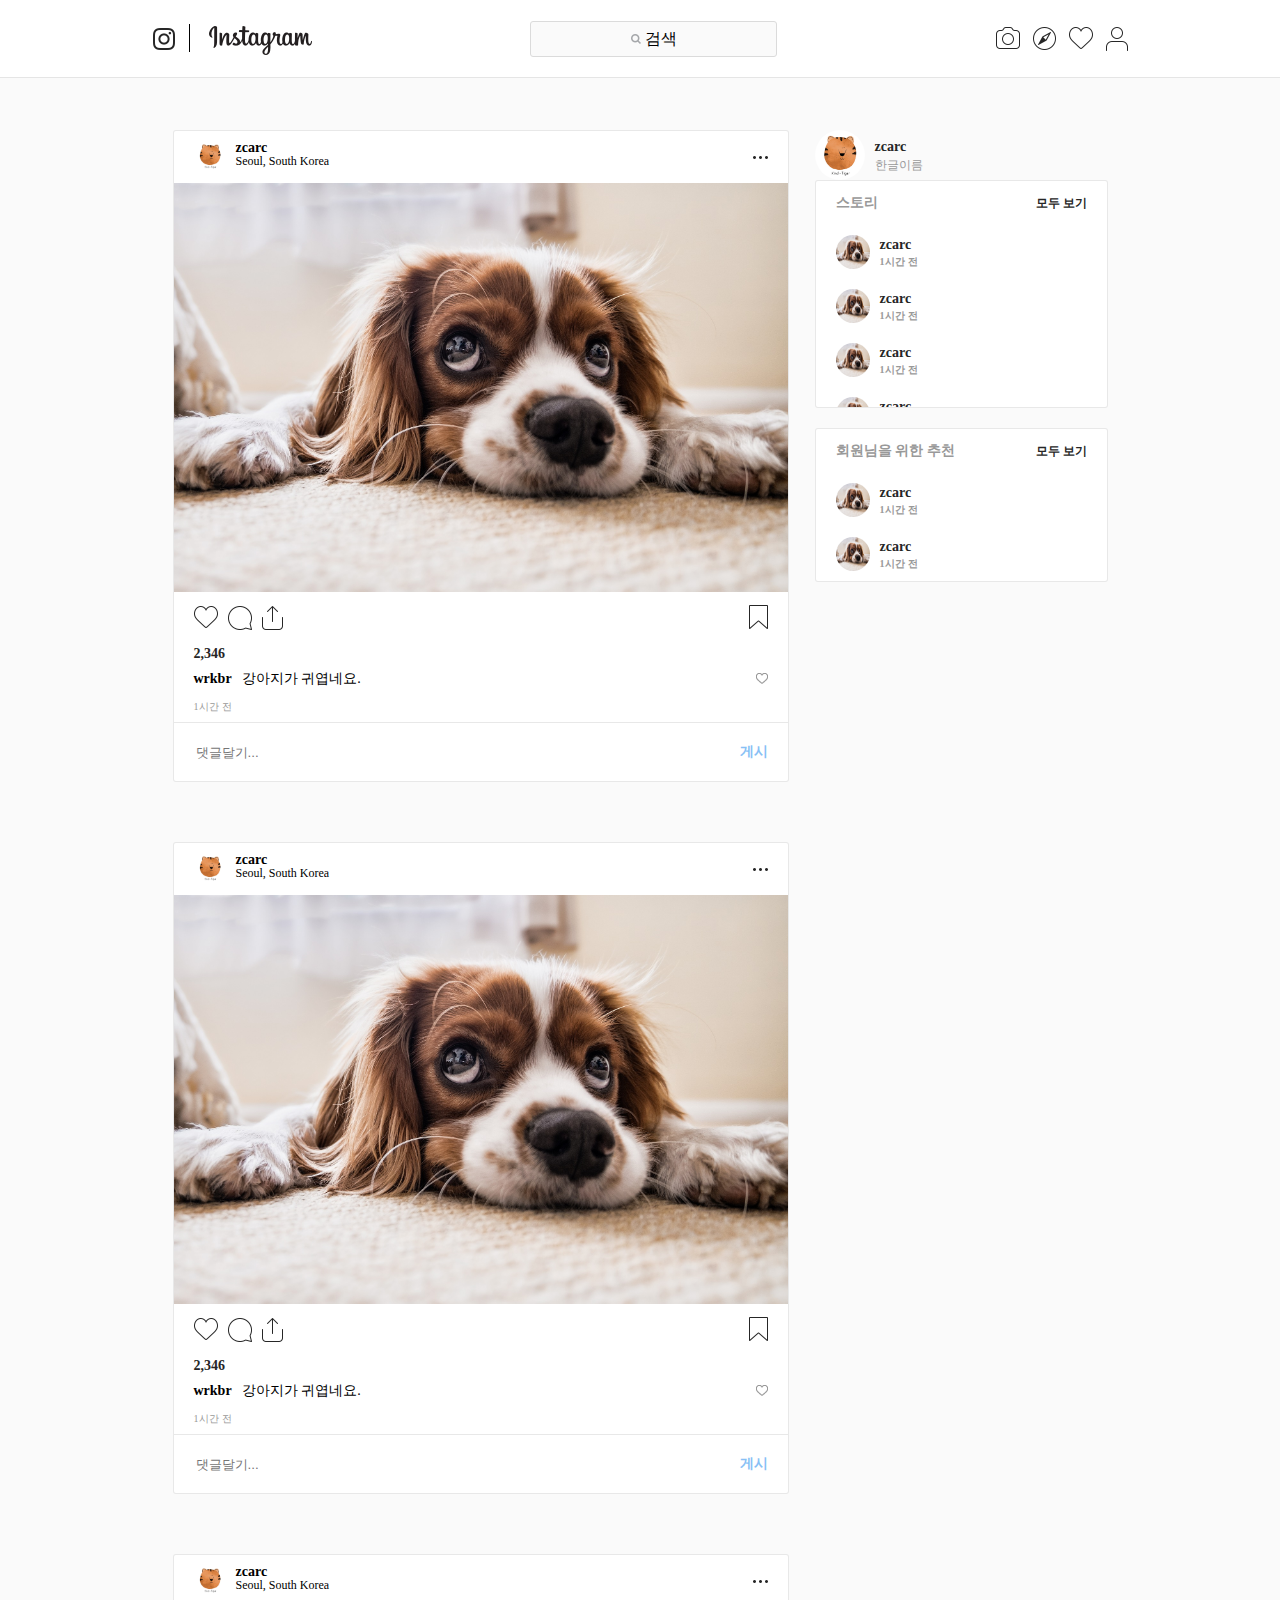
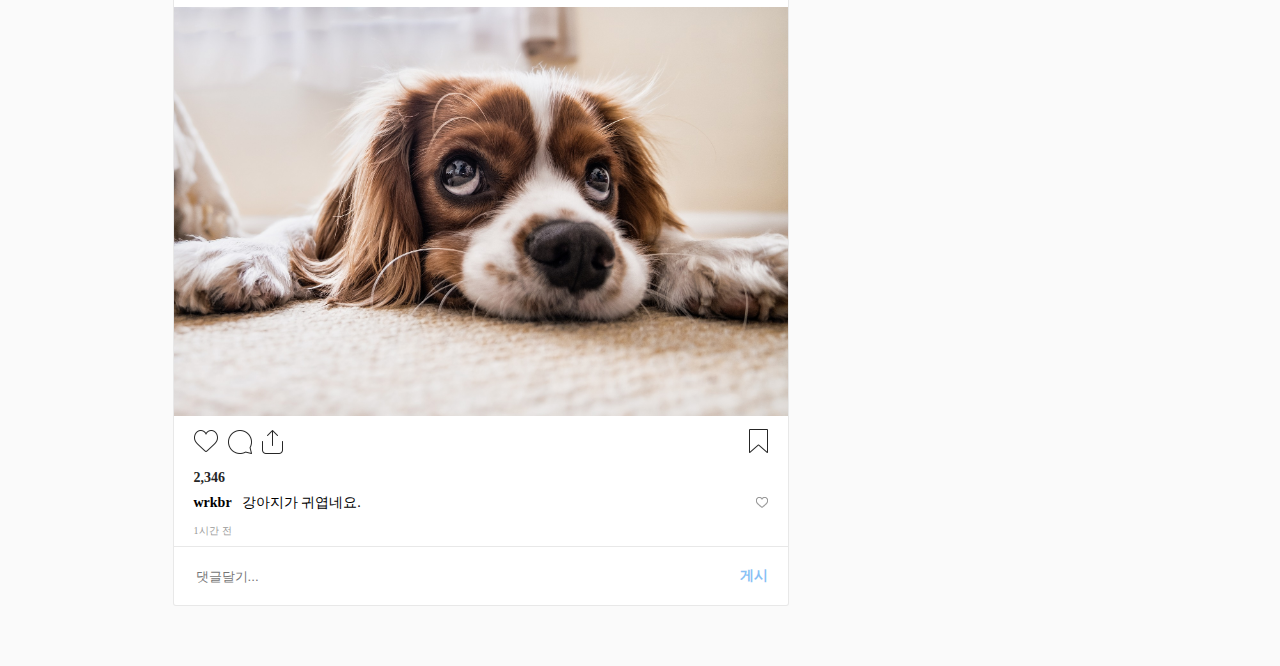
<file: index.html>
<!DOCTYPE html>
<html lang="en">
<head>
    <meta charset="UTF-8">
    <meta name="viewport"
          content="width=device-width, user-scalable=no, initial-scale=1.0, maximum-scale=1.0, minimum-scale=1.0">
    <title>Title</title>
    <link rel="stylesheet" href="css/reset.css">
    <link rel="stylesheet" href="css/style.css">

</head>
<body>

    <section id="container">

        <header id="header">
            <section class="inner">

                <h1 class="logo">
                    <a href="index.html">
                        <div class="sprite_insta_icon"></div>
                        <div class="sprite_write_logo"></div>
                    </a>
                </h1>

                <div class="search_box">
                    <input type="text" placeholder="검색" id="search-field">

                    <div class="fake_field">
                        <span class="sprite_small_search_icon"></span>
                        <span>검색</span>
                    </div>
                </div>

                <div class="right_icons">
                    <div class="sprite_camera_icon"></div>
                    <div class="sprite_compass_icon"></div>
                    <div class="sprite_heart_icon_outline"></div>
                    <div class="sprite_user_icon_outline"></div>
                </div>

            </section>
        </header>

        <div class="hidden_menu">
            <div class="scroll_inner">
                <div class="user">
                    <div class="thumb_img">
                        <img src="imgs/thumb.jpeg" alt="프로필사진">
                    </div>
                    <div class="id">zcarc</div>
                </div>

                <div class="user">
                    <div class="thumb_img">
                        <img src="imgs/thumb.jpeg" alt="프로필사진">
                    </div>
                    <div class="id">zcarc</div>
                </div>

                <div class="user">
                    <div class="thumb_img">
                        <img src="imgs/thumb.jpeg" alt="프로필사진">
                    </div>
                    <div class="id">zcarc</div>
                </div>

                <div class="user">
                    <div class="thumb_img">
                        <img src="imgs/thumb.jpeg" alt="프로필사진">
                    </div>
                    <div class="id">zcarc</div>
                </div>

                <div class="user">
                    <div class="thumb_img">
                        <img src="imgs/thumb.jpeg" alt="프로필사진">
                    </div>
                    <div class="id">zcarc</div>
                </div>

                <div class="user">
                    <div class="thumb_img">
                        <img src="imgs/thumb.jpeg" alt="프로필사진">
                    </div>
                    <div class="id">zcarc</div>
                </div>

                <div class="user">
                    <div class="thumb_img">
                        <img src="imgs/thumb.jpeg" alt="프로필사진">
                    </div>
                    <div class="id">zcarc</div>
                </div>

                <div class="user">
                    <div class="thumb_img">
                        <img src="imgs/thumb.jpeg" alt="프로필사진">
                    </div>
                    <div class="id">zcarc</div>
                </div>

                <div class="user">
                    <div class="thumb_img">
                        <img src="imgs/thumb.jpeg" alt="프로필사진">
                    </div>
                    <div class="id">zcarc</div>
                </div>

                <div class="user">
                    <div class="thumb_img">
                        <img src="imgs/thumb.jpeg" alt="프로필사진">
                    </div>
                    <div class="id">zcarc</div>
                </div>

                <div class="user">
                    <div class="thumb_img">
                        <img src="imgs/thumb.jpeg" alt="프로필사진">
                    </div>
                    <div class="id">zcarc</div>
                </div>
            </div>
        </div>

        <section id="main_container">
            <div class="inner">

                <div class="contents_box">
                    <article class="contents">

                        <header class="top">

                            <div class="user_container">

                                <div class="profile_img">
                                    <img src="imgs/thumb.jpeg" alt="프로필이미지">
                                </div>

                                <div class="user_name">
                                    <div class="nick_name m_text">zcarc</div>
                                    <div class="country s_text">Seoul, South Korea</div>
                                </div>

                            </div> <!-- user_container-->

                            <div class="sprite_more_icon" data-name="more">
                                <ul class="toggle_box">
                                    <li><input type="submit" class="follow" value="팔로우" data-name="follow"></li>
                                    <li>수정</li>
                                    <li>삭제</li>
                                </ul>
                            </div>

                        </header> <!-- top -->

                        <div class="img_section">
                            <div class="trans_inner">
                                <div><img src="imgs/img_section/img01.jpg" alt="visual01"></div>
                            </div>
                        </div>

                        <div class="bottom_icons">
                            <div class="left_icons">
                                <!-- 애니메이션이 있다면 감싸주는게 좋다.-->
                                <div class="heart_btn">
                                    <div class="sprite_heart_icon_outline" name="37" data-name="heartbeat"></div>
                                </div>
                                <div class="sprite_bubble_icon"></div>
                                <div class="sprite_share_icon" data-name="share"></div>
                            </div>
                            <div class="right_icon">
                                <div class="sprite_bookmark_outline" name="37" data-name="bookmark"></div>
                            </div>
                        </div>

                        <div class="likes m_text">
                            <span id="like-count-37">2,346</span>
                            <span id="bookmark-count-37"></span>
                        </div>

                        <div class="comment_container">
                            <div class="comment" id="comment-list-ajax-post37">

                                <div class="comment-detail">
                                    <div class="nick_name m_text">wrkbr</div>
                                    <div>강아지가 귀엽네요.</div>
                                </div>

                            </div>
                            <div class="small_heart">
                                <div class="sprite_small_heart_icon_outline"></div>
                            </div>
                        </div>

                        <div class="timer">1시간 전</div>
                        
                        <div class="comment_field" id="add-comment-post37">
                            <input type="text" placeholder="댓글달기...">
                            <div class="upload_btn m_text" data-name="comment">게시</div>
                        </div>
                    </article>
                    <article class="contents">

                        <header class="top">

                            <div class="user_container">

                                <div class="profile_img">
                                    <img src="imgs/thumb.jpeg" alt="프로필이미지">
                                </div>

                                <div class="user_name">
                                    <div class="nick_name m_text">zcarc</div>
                                    <div class="country s_text">Seoul, South Korea</div>
                                </div>

                            </div> <!-- user_container-->

                            <div class="sprite_more_icon" data-name="more">
                                <ul class="toggle_box">
                                    <li><input type="submit" class="follow" value="팔로우" data-name="follow"></li>
                                    <li>수정</li>
                                    <li>삭제</li>
                                </ul>
                            </div>

                        </header> <!-- top -->

                        <div class="img_section">
                            <div class="trans_inner">
                                <div><img src="imgs/img_section/img01.jpg" alt="visual01"></div>
                            </div>
                        </div>

                        <div class="bottom_icons">
                            <div class="left_icons">
                                <!-- 애니메이션이 있다면 감싸주는게 좋다.-->
                                <div class="heart_btn">
                                    <div class="sprite_heart_icon_outline" name="37" data-name="heartbeat"></div>
                                </div>
                                <div class="sprite_bubble_icon"></div>
                                <div class="sprite_share_icon" data-name="share"></div>
                            </div>
                            <div class="right_icon">
                                <div class="sprite_bookmark_outline" name="37" data-name="bookmark"></div>
                            </div>
                        </div>

                        <div class="likes m_text">
                            <span id="like-count-37">2,346</span>
                            <span id="bookmark-count-37"></span>
                        </div>

                        <div class="comment_container">
                            <div class="comment" id="comment-list-ajax-post37">

                                <div class="comment-detail">
                                    <div class="nick_name m_text">wrkbr</div>
                                    <div>강아지가 귀엽네요.</div>
                                </div>

                            </div>
                            <div class="small_heart">
                                <div class="sprite_small_heart_icon_outline"></div>
                            </div>
                        </div>

                        <div class="timer">1시간 전</div>

                        <div class="comment_field" id="add-comment-post37">
                            <input type="text" placeholder="댓글달기...">
                            <div class="upload_btn m_text" data-name="comment">게시</div>
                        </div>
                    </article>
                    <article class="contents">

                        <header class="top">

                            <div class="user_container">

                                <div class="profile_img">
                                    <img src="imgs/thumb.jpeg" alt="프로필이미지">
                                </div>

                                <div class="user_name">
                                    <div class="nick_name m_text">zcarc</div>
                                    <div class="country s_text">Seoul, South Korea</div>
                                </div>

                            </div> <!-- user_container-->

                            <div class="sprite_more_icon" data-name="more">
                                <ul class="toggle_box">
                                    <li><input type="submit" class="follow" value="팔로우" data-name="follow"></li>
                                    <li>수정</li>
                                    <li>삭제</li>
                                </ul>
                            </div>

                        </header> <!-- top -->

                        <div class="img_section">
                            <div class="trans_inner">
                                <div><img src="imgs/img_section/img01.jpg" alt="visual01"></div>
                            </div>
                        </div>

                        <div class="bottom_icons">
                            <div class="left_icons">
                                <!-- 애니메이션이 있다면 감싸주는게 좋다.-->
                                <div class="heart_btn">
                                    <div class="sprite_heart_icon_outline" name="37" data-name="heartbeat"></div>
                                </div>
                                <div class="sprite_bubble_icon"></div>
                                <div class="sprite_share_icon" data-name="share"></div>
                            </div>
                            <div class="right_icon">
                                <div class="sprite_bookmark_outline" name="37" data-name="bookmark"></div>
                            </div>
                        </div>

                        <div class="likes m_text">
                            <span id="like-count-37">2,346</span>
                            <span id="bookmark-count-37"></span>
                        </div>

                        <div class="comment_container">
                            <div class="comment" id="comment-list-ajax-post37">

                                <div class="comment-detail">
                                    <div class="nick_name m_text">wrkbr</div>
                                    <div>강아지가 귀엽네요.</div>
                                </div>

                            </div>
                            <div class="small_heart">
                                <div class="sprite_small_heart_icon_outline"></div>
                            </div>
                        </div>

                        <div class="timer">1시간 전</div>

                        <div class="comment_field" id="add-comment-post37">
                            <input type="text" placeholder="댓글달기...">
                            <div class="upload_btn m_text" data-name="comment">게시</div>
                        </div>
                    </article>
                </div>

                <input type="hidden" id="page" value="0">

                <div class="side_box">
                    <div class="user_profile">
                        <div class="profile_thumb">
                            <img src="imgs/thumb.jpeg" alt="프로필사진">
                        </div>
                        <div class="detail">
                            <div class="id m_text">zcarc</div>
                            <div class="ko_name">한글이름</div>
                        </div>
                    </div>

                    <article class="story">
                        <header class="story_header">
                            <div>스토리</div>
                            <div class="more">모두 보기</div>
                        </header>

                        <div class="scroll_inner">
                            <div class="thumb_user">
                                <div class="profile_thumb">
                                    <img src="imgs/thumb02.jpg" alt="프로필사진">
                                </div>
                                <div class="detail">
                                    <div class="id">zcarc</div>
                                    <div class="time">1시간 전</div>
                                </div>
                            </div>

                            <div class="thumb_user">
                                <div class="profile_thumb">
                                    <img src="imgs/thumb02.jpg" alt="프로필사진">
                                </div>
                                <div class="detail">
                                    <div class="id">zcarc</div>
                                    <div class="time">1시간 전</div>
                                </div>
                            </div>

                            <div class="thumb_user">
                                <div class="profile_thumb">
                                    <img src="imgs/thumb02.jpg" alt="프로필사진">
                                </div>
                                <div class="detail">
                                    <div class="id">zcarc</div>
                                    <div class="time">1시간 전</div>
                                </div>
                            </div>

                            <div class="thumb_user">
                                <div class="profile_thumb">
                                    <img src="imgs/thumb02.jpg" alt="프로필사진">
                                </div>
                                <div class="detail">
                                    <div class="id">zcarc</div>
                                    <div class="time">1시간 전</div>
                                </div>
                            </div>

                            <div class="thumb_user">
                                <div class="profile_thumb">
                                    <img src="imgs/thumb02.jpg" alt="프로필사진">
                                </div>
                                <div class="detail">
                                    <div class="id">zcarc</div>
                                    <div class="time">1시간 전</div>
                                </div>
                            </div>
                        </div>
                    </article>

                    <article class="recommend">
                        <header class="reco_header">
                            <div>회원님을 위한 추천</div>
                            <div class="more">모두 보기</div>
                        </header>

                        <div class="thumb_user">
                            <div class="profile_thumb">
                                <img src="imgs/thumb02.jpg" alt="프로필사진">
                            </div>
                            <div class="detail">
                                <div class="id">zcarc</div>
                                <div class="time">1시간 전</div>
                            </div>
                        </div>

                        <div class="thumb_user">
                            <div class="profile_thumb">
                                <img src="imgs/thumb02.jpg" alt="프로필사진">
                            </div>
                            <div class="detail">
                                <div class="id">zcarc</div>
                                <div class="time">1시간 전</div>
                            </div>
                        </div>

                    </article>
                </div>

            </div>
        </section>

    </section>

    <script src="https://code.jquery.com/jquery-3.4.1.min.js"></script>
    <script src="js/main.js"></script>
</body>
</html>
</file>
<file: css/style.css>
.sprite_insta_icon {
    display: inline-block;
    background: url('../imgs/background01.png') no-repeat -53px -235px;
    width: 22px;
    height: 22px;
}

.sprite_write_logo {
    display: inline-block;
    background: url('../imgs/background01.png') no-repeat -94px -72px;
    width: 103px;
    height: 29px;
}

.sprite_compass_icon {
    display: inline-block;
    background: url('../imgs/background01.png') no-repeat -130px -286px;
    width: 23px;
    height: 23px;
}

.sprite_user_icon_outline {
    display: inline-block;
    background: url('../imgs/background01.png') no-repeat -272px -182px;
    width: 22px;
    height: 24px;
}

.sprite_heart_icon_outline {
    display: inline-block;
    background: url('../imgs/background01.png') no-repeat -52px -261px;
    width: 24px;
    height: 22px;
}

.sprite_small_search_icon {
    display: inline-block;
    background: url('../imgs/background01.png') no-repeat -337px -246px;
    width: 10px;
    height: 10px;
}

.sprite_more_icon {
    display: inline-block;
    background: url('../imgs/background01.png') no-repeat -301px -218px;
    width: 15px;
    height: 3px;
}

.sprite_bubble_icon {
    display: inline-block;
    background: url('../imgs/background01.png') no-repeat -239px -202px;
    width: 24px;
    height: 24px;
}

.sprite_share_icon {
    display: inline-block;
    background: url('../imgs/background01.png') no-repeat -324px -52px;
    width: 21px;
    height: 24px;
}

.sprite_bookmark_outline {
    display: inline-block;
    background: url('../imgs/background01.png') no-repeat -237px -286px;
    width: 19px;
    height: 24px;
}

/* 아래 부분 새로 추가 */
.sprite_bookmark_outline.on {
    background: url('../imgs/background01.png') no-repeat -159px -286px;
    width: 19px;
    height: 24px;
}

.sprite_small_heart_icon_outline {
    display: inline-block;
    background: url('../imgs/background01.png') no-repeat -323px -274px;
    width: 12px;
    height: 11px;
}

.sprite_camera_icon {
    display: inline-block;
    background: url('../imgs/background01.png') no-repeat -271px -104px;
    width: 24px;
    height: 22px;
}

.sprite_insta_big_logo {
    display: inline-block;
    background: url('../imgs/background02.png') no-repeat -98px -150px;
    width: 175px;
    height: 51px;
}

.sprite_plus_icon {
    display: inline-block;
    background: url('../imgs/background01.png') no-repeat -187px -202px;
    width: 23px;
    height: 23px;
}

.m_text {
    font-size: 14px;
    font-weight: bold;
}

.s_text {
    font-size: 12px;
}

body {
    background: #fafafa;
}

#header {
    width: 100%;
    position: absolute;
    left: 0;
    top: 0;
    z-index: 999;
    background: white;
    border-bottom: 1px solid rgba(0,0,0,0.1);
}

#header.on {
    position: fixed;
}

#header .inner {
    width: 975px;
    height: 77px;
    margin: 0 auto;
    display: flex;
    justify-content: space-between;
    align-items: center;
    transition: all 1s;
}

#header.on .inner {
    height: 52px;
}

#header .inner .logo > a {
    color: transparent;
}

#header .inner .logo .sprite_insta_icon {
    position: relative;
    margin-right: 30px;
}

#header .inner .logo .sprite_insta_icon:after {
    content: '';
    width: 1px;
    height: 28px;
    background: #000;
    position: absolute;
    right: -15px;
    top: -4px;
    transition: all .5s;
}

#header .inner .logo div {
    vertical-align: middle;
}

#header .inner .logo div:nth-child(2) {
    transform: translateY(2px);
    transition: all .5s;
}

#header.on .inner .logo .sprite_insta_icon:after {
    opacity: 0;
}

#header.on .inner .logo div:nth-child(2) {
    opacity: 0;
}

#header .search_box {
    position: relative;
}

#search-field {
    width: 185px;
    height: 28px;
    background: #fafafa;
    border: 1px solid #dbdbdb;
    border-radius: 3px;
    padding: 3px 30px;
    color: #999;
    font-weight: 400;
    text-align: left;
    font-size: 14px;
    outline: none;
}

#search-field::placeholder {
    font-size: 0;
}

#search-field:focus::placeholder {
    font-size: 14px;
}

#header .search_box .fake_field {
    position: absolute;
    left: 50%;
    top: 50%;
    transform: translate(-50%, -50%);
    pointer-events: none;
}

#search-field:focus ~ .fake_field > span:nth-child(1) {
transform: translateX(-100px);
}

#search-field:focus ~ .fake_field > span:nth-child(2) {
    display: none;
}

#header .right_icons {
    width: 132px;
    display: flex;
    justify-content: space-between;
}

#main_container {
    padding-top: 130px;
    display: flex;
    justify-content: center;
}

#main_container .inner {
    width: 935px;
    /*height: 500px;*/
    /*background: red;*/
    position: relative;
}

.contents_box {

}

.contents {
    max-width: 614px;
    /*height: 550px;*/
    border: 1px solid rgba(0,0,0,0.09);
    border-radius: 3px;
    margin-bottom: 60px;
    background: white;
}

.contents .top {
    display: flex;
    justify-content: space-between;
    align-items: center;
    padding: 10px 20px;
}

.contents .top .profile_img {
    width: 32px;
    height: 32px;
    border-radius: 50%;
    overflow: hidden; /* 자식이 넘치면 안되서 설정 */
    margin-right: 10px;
}

.contents .top .profile_img img{
    width: 100%;
}

.contents .top .user_container {
    display: flex;
}

.contents .sprite_more_icon {
    position: relative;
}

.contents .sprite_more_icon.on .toggle_box {
    display: block;
}

.contents .toggle_box {
    display: none;
    position: absolute;
    right: 0;
    top: 20px;
    border: 1px solid rgba(0, 0, 0, 0.09);
    border-radius: 3px;
    text-align: center;
}

.contents .toggle_box > li {
    padding: 5px 10px;
    background: #fff;
}

.contents .img_section {
    overflow: hidden; /*자식 태그가 부모 태그로 넘치지 않게 한다.*/
}

.contents .toggle_box > li input {
    border: none;
    font-size: inherit;
}

.contents .img_section img {
    width: 100%; /*부모의 폭을 100%로 받아간다*/
}

.contents .bottom_icons {
    display: flex;
    justify-content: space-between;
    align-items: center;
    padding: 10px 20px;
}

.contents .bottom_icons .left_icons {
    display: flex;
}

.contents .bottom_icons .left_icons > div {
    margin-right: 10px;
    cursor: pointer;
}

.contents .bottom_icons .right_icon > div {
    cursor: pointer;
}

.sprite_heart_icon_outline.on {
    background: url('../imgs/background01.png') no-repeat -26px -261px;
}

.contents .likes {
    padding: 5px 20px;
    color: #262626;
}

.contents .comment_container {
    display: flex;
    justify-content: space-between;
    align-items: center;
    padding: 5px 20px;
}

.contents .comment_container .comment {
    display: flex;
    flex-direction: column;
    font-size: 14px;
}

.contents .comment_container .comment-detail {
    display: flex;
    align-items: center;
}

.contents .comment_container .comment .nick_name {
    margin-right: 10px;
}

.contents .timer {
    font-size: 10px;
    letter-spacing: 0.2px;
    color: #999;
    border-bottom: 1px solid rgba(0,0,0,0.09);
    padding: 10px 20px;
}

.contents .comment_field {
    min-height: 56px;
    padding: 0 20px;
    position: relative;
}

.contents .comment_field input{
    width: 100%;
    height: 56px;
    border: none;
    outline: none;
    background: transparent;
}

.contents .comment_field input:focus ~ .upload_btn {
    pointer-events: initial;
    opacity: 1;
}

.contents .comment_field .upload_btn {
    color: #3897f0;
    position: absolute;
    right: 20px;
    top: 50%;
    transform: translateY(-50%);
    cursor: pointer;
    /*pointer-events: none;*/
    opacity: 0.6;
}

.side_box {
    width: 293px;
    /*height: 300px;*/
    /*background: rgba(56, 151, 240, 0.25);*/
    position: absolute;
    right: 0;
    top: 0;
}

/*fixed는 브라우저를 기준으로 위치를 잡게 됩니다.*/
.side_box.on {
    position: fixed;
    top: 80px;
}

.side_box .profile_thumb {
    width: 50px;
    height: 50px;
    border-radius: 50%;
    overflow: hidden;
    margin-right: 10px;
}

.side_box .profile_thumb img {
    width: 100%;
    height: 100%;
}

.side_box .user_profile {
    display: flex;
    align-items: center;
    font-size: 14px;
    color: #262626;
}

.side_box .detail .id {
    margin-bottom: 5px;
}

.side_box .detail .ko_name {
    font-size: 12px;
    color: #999;
}

.side_box > article {
    border: 1px solid rgba(0,0,0,0.09);
    border-radius: 3px;
    margin-bottom: 20px;
    width: 291px;
    font-size: 14px;
    color: #262626;
    font-weight: bold;
    background: white;
}

.side_box > article > header {
    display: flex;
    justify-content: space-between;
    align-items: center;
    padding: 15px 20px;
    color: #999;
}

.side_box > article > header .more {
    font-size: 12px;
    color: #262626;
    cursor: pointer;
}

.thumb_user {
    display: flex;
    align-items: center;
    padding: 10px 20px;
}

.thumb_user .profile_thumb {
    width: 34px;
    height: 34px;
}

.thumb_user .time {
    font-size: 10px;
    letter-spacing: 0.2px;
    color: #999;
}

.side_box .scroll_inner {
    height: 182px;
    overflow-x: hidden;
    overflow-y: auto; /* auto는 컨텐츠가 많으면 생기고 없으면 생기지 않습니다. */
    /* overflow: hidden auto; !* 이런식으로 사용할 수도 있는데 익스플로러에서 문제가 있을 수도 있어서 사용하지 않습니다. *! */
}

.hidden_menu {
    display: none;
    width: 600px;

    /*background: #3897f0;*/
    position: absolute;
    left: 50%;
    transform: translateX(-50%);
    top: 100px;
    overflow: hidden;
    border: 1px solid rgba(0,0,0,0.09);
    border-radius: 3px;
}

.hidden_menu .scroll_inner {
    height: 100px;
    width: auto;
    overflow-x: auto;
    overflow-y: hidden;
    display: flex;
    align-items: center;
    padding: 0 10px;
}

.hidden_menu .scroll_inner .user {
    display: flex;
    width: 80px;
    height: 80px;
    flex-direction: column;
    align-items: center;
    margin-right: 15px;
    justify-content: space-between;
}

.hidden_menu .scroll_inner .user .id {
    font-size: 12px;
    color: #262626;
}

.hidden_menu .thumb_img {
    width: 56px;
    height: 56px;
    border-radius: 50%;
    overflow: hidden;
}

.hidden_menu .thumb_img img {
    width: 100%;
    height: 100%;
}

@media screen and (max-width: 1000px) {

    /* 백분율: 일정값/전체값*100 */
    /* 975/1000*100 = 97.5 */
    /* 1001px 이상이 된다면 이 부분은 무시되고 width: 975px이 된다. */
    #header .inner{
        width: 97.5%;
    }

    #main_container {
        padding-top: 220px;
    }

    #main_container .inner {
        width: 93.5%;
    }

    .contents_box {
        display: flex;
        flex-direction: column;
        align-items: center;
    }

    .side_box {
        display: none;
    }

    .hidden_menu {
        display: block;
    }

}

@media screen and (max-width: 650px) {

    #header .search_box {
        display: none;
    }

    .hidden_menu {
        width: 95%;
    }
}
</file>
